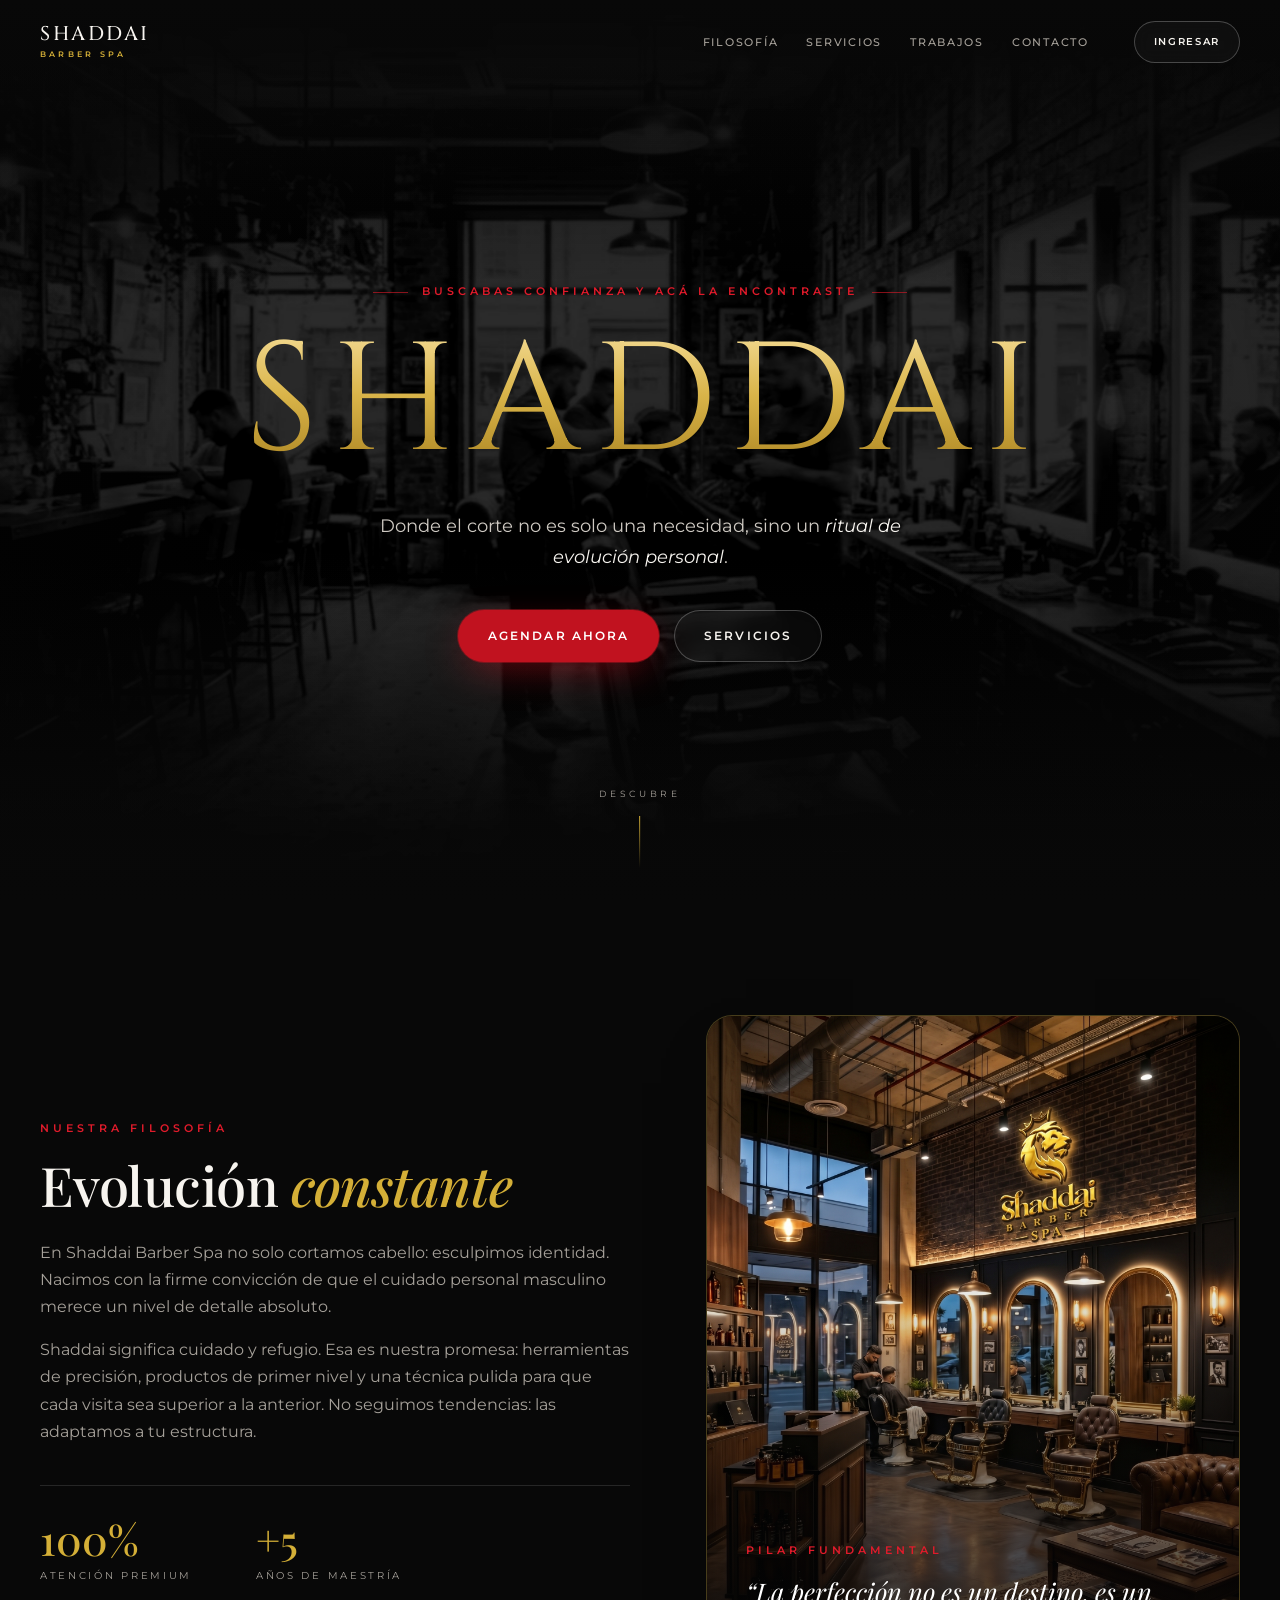
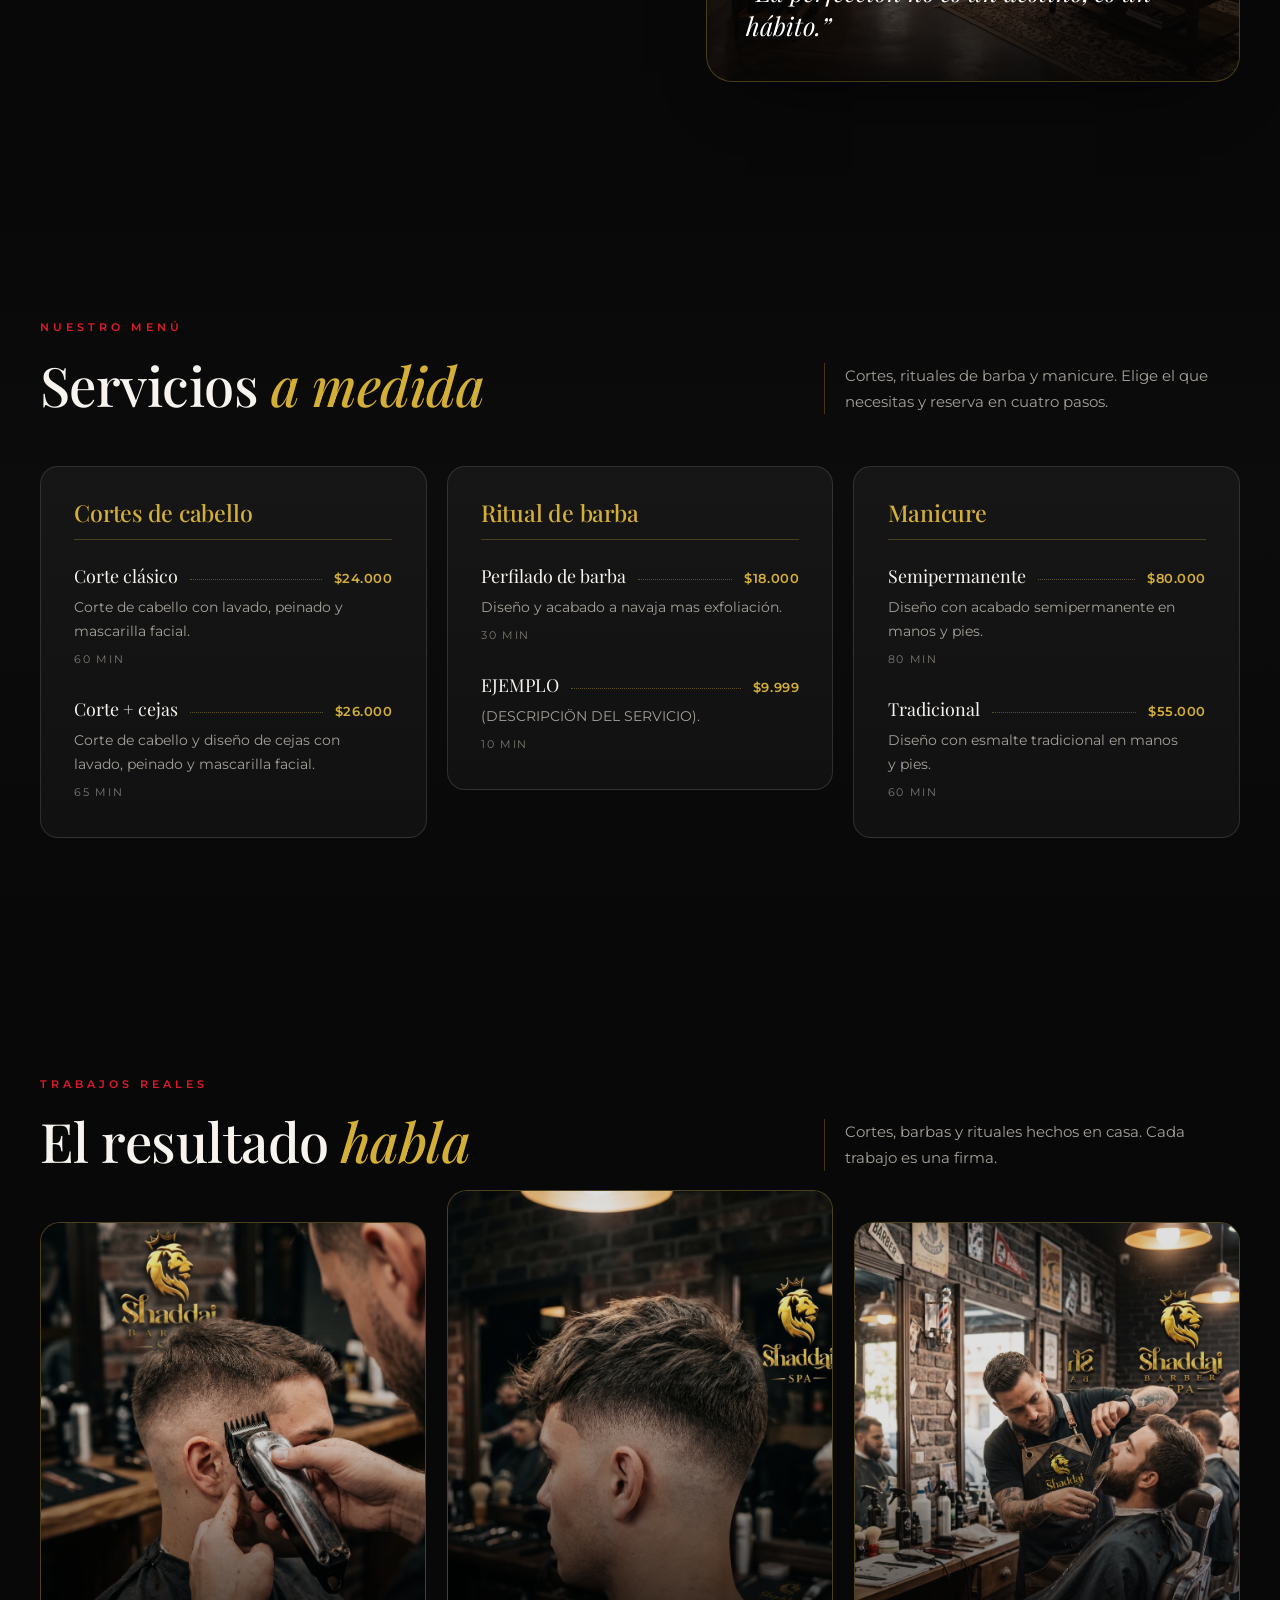
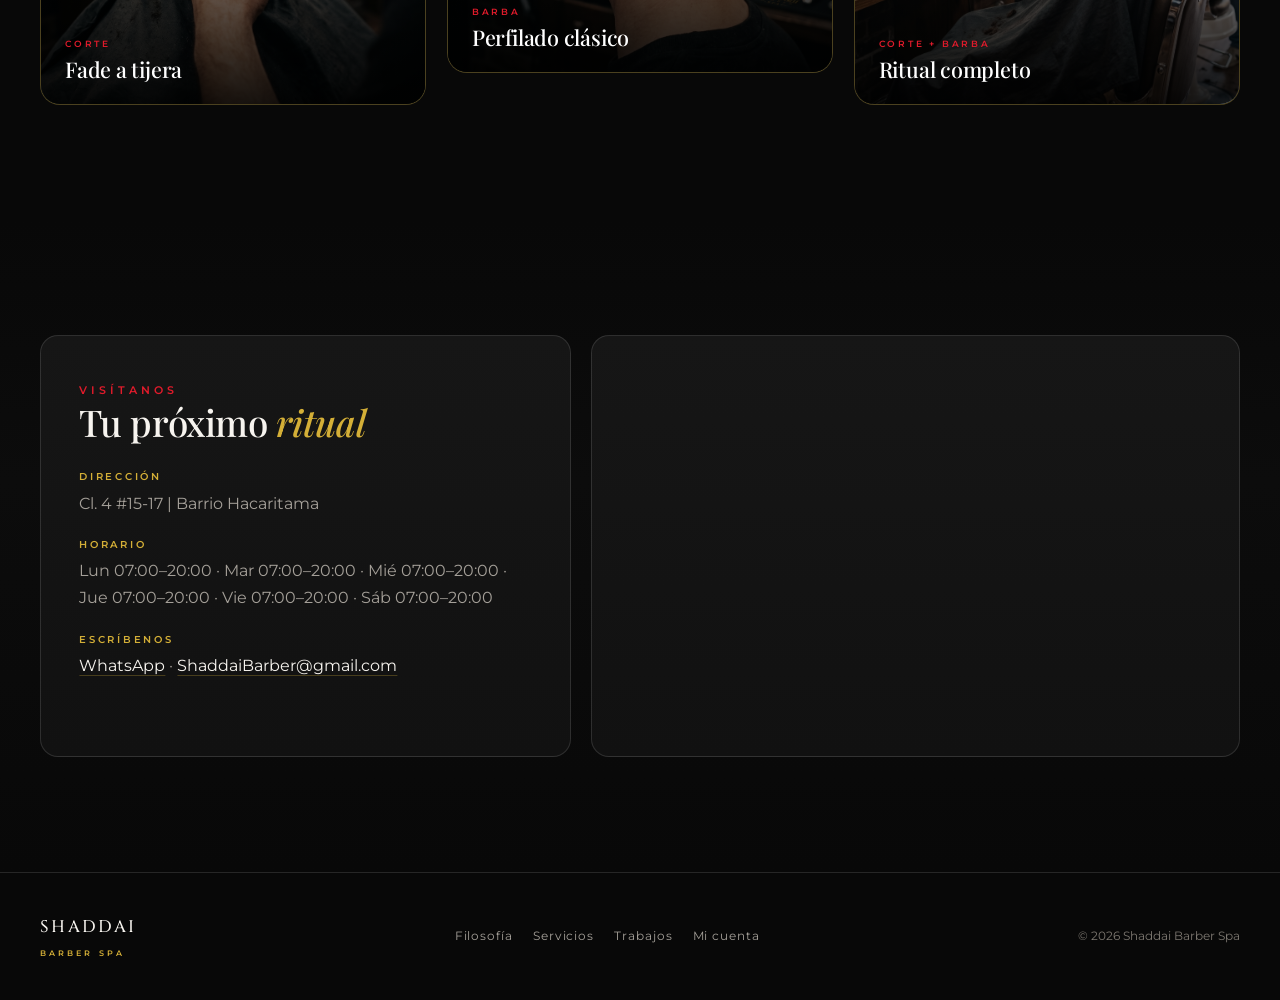
<file: index.html>
<!DOCTYPE html>
<html lang="es">
<head>
  <meta charset="UTF-8">
  <meta name="viewport" content="width=device-width, initial-scale=1">
  <meta name="theme-color" content="#080808">
  <title>Shaddai Barber Spa</title>
  <meta name="description" content="Barbería y spa para hombres en Villavicencio. Cortes, rituales de barba y cuidado facial en un espacio pensado para tu evolución.">
  <meta property="og:title" content="Shaddai Barber Spa">
  <meta property="og:description" content="Donde el corte no es solo una necesidad, sino un ritual de evolución personal.">
  <meta property="og:image" content="assets/img/og.jpg">
  <meta property="og:type" content="website">
  <link rel="preconnect" href="https://fonts.googleapis.com">
  <link rel="preconnect" href="https://fonts.gstatic.com" crossorigin>
  <link href="https://fonts.googleapis.com/css2?family=Cinzel:wght@400;500;600;700&family=Montserrat:wght@400;500;600&family=Playfair+Display:ital,wght@0,400;0,500;1,400;1,500&display=swap" rel="stylesheet">
  <link rel="preload" as="image" href="assets/img/BARBER.jpeg" fetchpriority="high">
  <link rel="stylesheet" href="css/variables.css">
  <link rel="stylesheet" href="css/base.css">
  <link rel="stylesheet" href="css/components.css">
  <link rel="stylesheet" href="css/home.css">
</head>
<body>
  <span class="sentinel" data-sentinel aria-hidden="true"></span>

  <header class="site-header" data-header>
    <div class="wrap header-row">
      <a class="wordmark" href="index.html" aria-label="Shaddai Barber Spa, inicio">SHADDAI<small>Barber Spa</small></a>
      <nav class="nav" id="nav" aria-label="Principal">
        <a href="#filosofia">Filosofía</a>
        <a href="#servicios">Servicios</a>
        <a href="#trabajos">Trabajos</a>
        <a href="#contacto">Contacto</a>
      </nav>
      <div class="auth-area" id="auth-area"></div>
      <button class="nav-toggle" type="button" aria-expanded="false" aria-controls="nav" aria-label="Abrir menú"><span></span></button>
    </div>
  </header>

  <main id="inicio">
    <section class="hero" aria-label="Presentación">
      <picture class="hero-bg">
        <img src="assets/img/BARBER.jpeg" alt="" width="1376" height="768" fetchpriority="high" decoding="async">
      </picture>

      <div class="hero-inner">
        <p class="eyebrow eyebrow-red eyebrow-rule" data-hero>Buscabas confianza y acá la encontraste</p>
        <h1 class="hero-title" data-hero>SHADDAI</h1>
        <p class="hero-sub" data-hero>Donde el corte no es solo una necesidad, sino un <em>ritual de evolución personal</em>.</p>
        <div class="hero-ctas" data-hero>
          <a class="btn btn-red" href="cuenta.html?next=agenda.html%23reservar" data-book>Agendar ahora</a>
          <a class="btn btn-outline" href="#servicios">Servicios</a>
        </div>
      </div>

      <a class="scroll-cue" href="#filosofia"><span>Descubre</span><i aria-hidden="true"></i></a>
    </section>

    <section class="section" id="filosofia">
      <div class="wrap split">
        <div class="split-copy" data-reveal>
          <p class="eyebrow eyebrow-red">Nuestra filosofía</p>
          <h2>Evolución <em>constante</em></h2>
          <p>En Shaddai Barber Spa no solo cortamos cabello: esculpimos identidad. Nacimos con la firme convicción de que el cuidado personal masculino merece un nivel de detalle absoluto.</p>
          <p>Shaddai significa cuidado y refugio. Esa es nuestra promesa: herramientas de precisión, productos de primer nivel y una técnica pulida para que cada visita sea superior a la anterior. No seguimos tendencias: las adaptamos a tu estructura.</p>
          <div class="stats">
            <div><strong>100%</strong><span>Atención premium</span></div>
            <div><strong>+5</strong><span>Años de maestría</span></div>
          </div>
        </div>
        <figure class="split-media" data-reveal>
          <img src="assets\img\SHADDAILOCAL.jpg" alt="Detalle de un perfilado de barba en Shaddai Barber Spa" width="1200" height="1500" loading="lazy" decoding="async">
          <figcaption>
            <span class="eyebrow eyebrow-red">Pilar fundamental</span>
            <blockquote>“La perfección no es un destino, es un hábito.”</blockquote>
          </figcaption>
        </figure>
      </div>
    </section>

    <section class="section soft" id="servicios">
      <div class="wrap">
        <div class="section-head" data-reveal>
          <div>
            <p class="eyebrow eyebrow-red">Nuestro menú</p>
            <h2>Servicios <em>a medida</em></h2>
          </div>
          <p class="section-note">Cortes, rituales de barba y manicure. Elige el que necesitas y reserva en cuatro pasos.</p>
        </div>
        <div class="menu" id="catalogo"></div>
      </div>
    </section>

    <section class="section" id="trabajos">
      <div class="wrap">
        <div class="section-head" data-reveal>
          <div>
            <p class="eyebrow eyebrow-red">Trabajos reales</p>
            <h2>El resultado <em>habla</em></h2>
          </div>
          <p class="section-note">Cortes, barbas y rituales hechos en casa. Cada trabajo es una firma.</p>
        </div>
        <div class="gallery-grid" id="galeria"></div>
      </div>
    </section>

    <section class="section soft" id="contacto">
      <div class="wrap contact-grid">
        <div class="contact-card" data-reveal>
          <p class="eyebrow eyebrow-red">Visítanos</p>
          <h2>Tu próximo <em>ritual</em></h2>
          <div class="info" id="contacto-info"></div>
        </div>
        <div class="map" id="mapa" data-reveal></div>
      </div>
    </section>
  </main>

  <footer class="site-footer">
    <div class="wrap footer-row">
      <div class="footer-brand">SHADDAI<small>Barber Spa</small></div>
      <nav class="footer-nav" aria-label="Pie de página">
        <a href="#filosofia">Filosofía</a>
        <a href="#servicios">Servicios</a>
        <a href="#trabajos">Trabajos</a>
        <a href="cuenta.html">Mi cuenta</a>
      </nav>
      <p class="footer-meta">© <span data-year>2026</span> Shaddai Barber Spa</p>
    </div>
  </footer>

  <script src="https://cdn.jsdelivr.net/npm/gsap@3.13.0/dist/gsap.min.js"></script>
  <script src="js/data.js"></script>
  <script src="js/store.js"></script>
  <script src="js/auth.js"></script>
  <script src="js/home.js"></script>
  <script src="js/ui.js"></script>
</body>
</html>
</file>
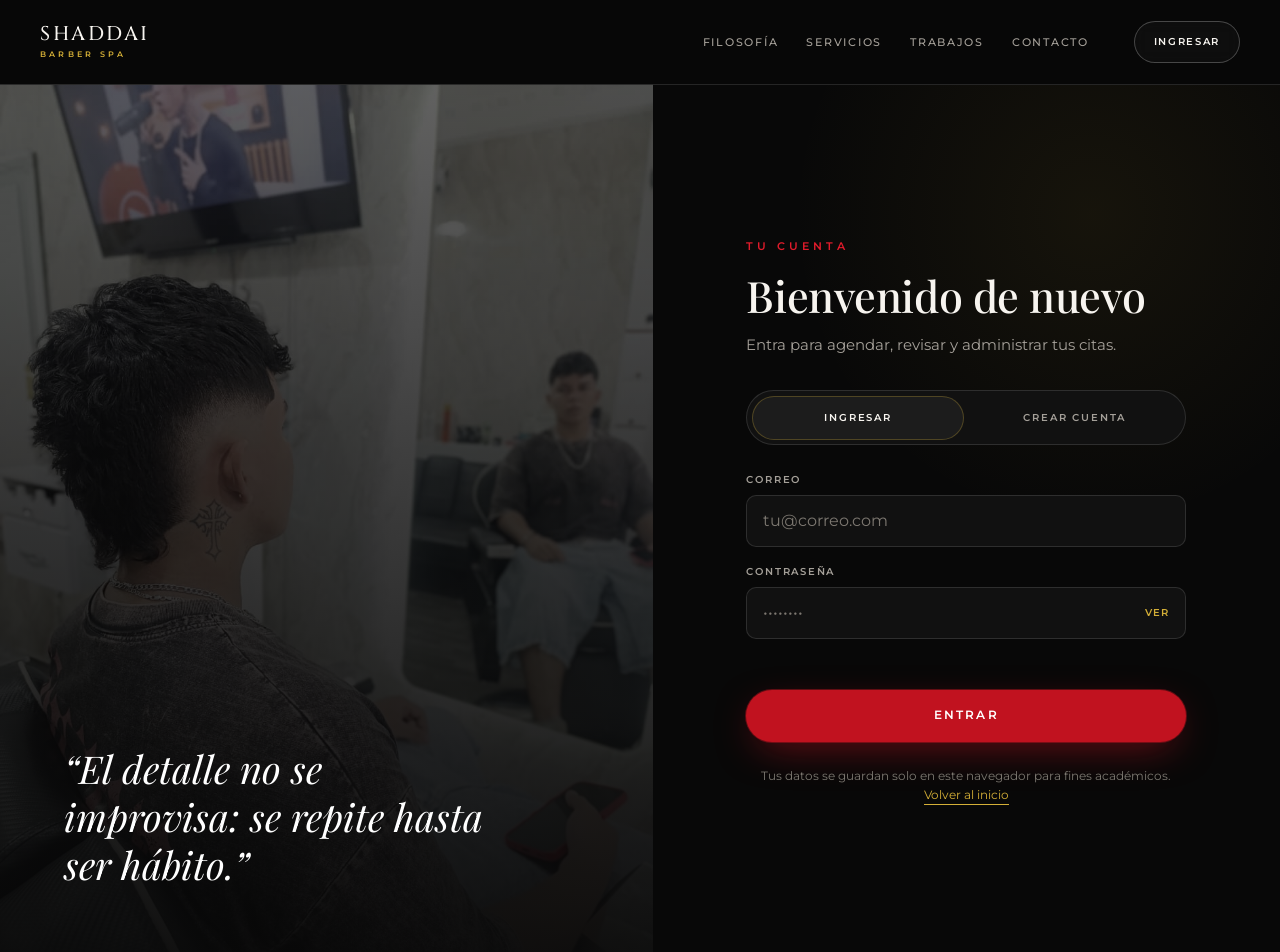
<file: agenda.html>
<!DOCTYPE html>
<html lang="es">
<head>
  <meta charset="UTF-8">
  <meta name="viewport" content="width=device-width, initial-scale=1">
  <meta name="theme-color" content="#080808">
  <title>Mi agenda · Shaddai Barber Spa</title>
  <meta name="description" content="Agenda y administra tus citas en Shaddai Barber Spa.">
  <link rel="preconnect" href="https://fonts.googleapis.com">
  <link rel="preconnect" href="https://fonts.gstatic.com" crossorigin>
  <link href="https://fonts.googleapis.com/css2?family=Cinzel:wght@400;500;600;700&family=Montserrat:wght@400;500;600&family=Playfair+Display:ital,wght@0,400;0,500;1,400;1,500&display=swap" rel="stylesheet">
  <link rel="stylesheet" href="css/variables.css">
  <link rel="stylesheet" href="css/base.css">
  <link rel="stylesheet" href="css/components.css">
  <link rel="stylesheet" href="css/auth.css">
  <link rel="stylesheet" href="css/app.css">
</head>
<body class="page-app">
  <span class="sentinel" data-sentinel aria-hidden="true"></span>

  <header class="site-header is-solid" data-header>
    <div class="wrap header-row">
      <a class="wordmark" href="index.html" aria-label="Shaddai Barber Spa, inicio">SHADDAI<small>Barber Spa</small></a>
      <nav class="nav" id="nav" aria-label="Principal">
        <a href="index.html#filosofia">Filosofía</a>
        <a href="index.html#servicios">Servicios</a>
        <a href="index.html#trabajos">Trabajos</a>
        <a href="index.html#contacto">Contacto</a>
      </nav>
      <div class="auth-area" id="auth-area"></div>
      <button class="nav-toggle" type="button" aria-expanded="false" aria-controls="nav" aria-label="Abrir menú"><span></span></button>
    </div>
  </header>

  <main class="app-main">
    <div class="wrap">
      <div class="app-head">
        <div>
          <p class="eyebrow eyebrow-red">Mi agenda</p>
          <h1>Hola, <span id="user-name">…</span></h1>
        </div>
        <a class="btn btn-outline btn-sm" href="index.html">Volver al inicio</a>
      </div>

      <div class="legacy-banner" id="legacy-banner" hidden>
        <p>Tienes citas guardadas de la versión anterior de la web.</p>
        <button class="btn btn-ghost btn-sm" type="button" data-import-legacy>Importarlas a mi cuenta</button>
      </div>

      <div class="app-grid">
        <section class="panel" id="reservar">
          <h2 class="panel-title">Agendar una cita<small>Servicio · profesional · fecha · confirmación</small></h2>
          <div id="reserva"></div>
        </section>

        <aside class="panel side">
          <h2 class="panel-title">Mis citas<small id="citas-count">Sin citas próximas</small></h2>
          <div id="citas" class="citas"></div>
        </aside>
      </div>
    </div>
  </main>

  <script src="js/data.js"></script>
  <script src="js/store.js"></script>
  <script src="js/auth.js"></script>
  <script src="js/booking.js"></script>
  <script src="js/agenda.js"></script>
  <script src="js/ui.js"></script>
</body>
</html>
</file>
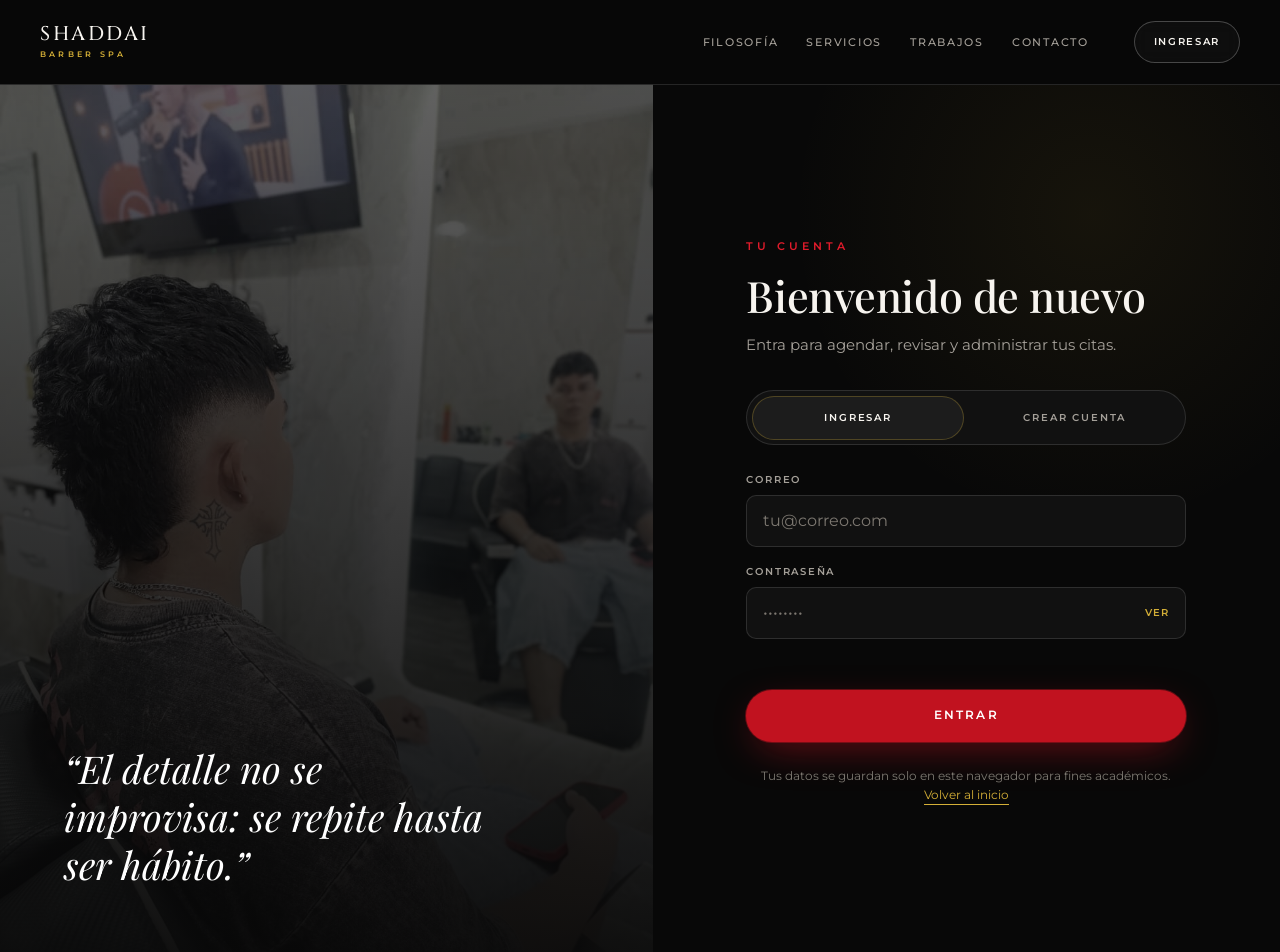
<file: cuenta.html>
<!DOCTYPE html>
<html lang="es">
<head>
  <meta charset="UTF-8">
  <meta name="viewport" content="width=device-width, initial-scale=1">
  <meta name="theme-color" content="#080808">
  <title>Mi cuenta · Shaddai Barber Spa</title>
  <meta name="description" content="Crea tu cuenta en Shaddai Barber Spa para agendar y administrar tus citas.">
  <link rel="preconnect" href="https://fonts.googleapis.com">
  <link rel="preconnect" href="https://fonts.gstatic.com" crossorigin>
  <link href="https://fonts.googleapis.com/css2?family=Cinzel:wght@400;500;600;700&family=Montserrat:wght@400;500;600&family=Playfair+Display:ital,wght@0,400;0,500;1,400;1,500&display=swap" rel="stylesheet">
  <link rel="stylesheet" href="css/variables.css">
  <link rel="stylesheet" href="css/base.css">
  <link rel="stylesheet" href="css/components.css">
  <link rel="stylesheet" href="css/auth.css">
</head>
<body class="page-auth">
  <span class="sentinel" data-sentinel aria-hidden="true"></span>

  <header class="site-header is-solid" data-header>
    <div class="wrap header-row">
      <a class="wordmark" href="index.html" aria-label="Shaddai Barber Spa, inicio">SHADDAI<small>Barber Spa</small></a>
      <nav class="nav" id="nav" aria-label="Principal">
        <a href="index.html#filosofia">Filosofía</a>
        <a href="index.html#servicios">Servicios</a>
        <a href="index.html#trabajos">Trabajos</a>
        <a href="index.html#contacto">Contacto</a>
      </nav>
      <div class="auth-area" id="auth-area"></div>
      <button class="nav-toggle" type="button" aria-expanded="false" aria-controls="nav" aria-label="Abrir menú"><span></span></button>
    </div>
  </header>

  <main class="auth-main">
    <figure class="auth-media">
      <img src="assets\img\PATACON.jpeg" alt="" width="1200" height="1500" decoding="async">
      <figcaption class="auth-media-copy">
        <p class="auth-quote">“El detalle no se improvisa: se repite hasta ser hábito.”</p>
      </figcaption>
    </figure>

    <section class="auth-panel">
      <div class="auth-card">
        <p class="eyebrow eyebrow-red">Tu cuenta</p>
        <h1 id="auth-title">Bienvenido de nuevo</h1>
        <p class="auth-intro" id="auth-intro">Entra para agendar, revisar y administrar tus citas.</p>

        <div id="auth-session" class="session-panel" hidden></div>

        <div id="auth-forms">
          <div class="tabs" role="tablist" aria-label="Acceso a la cuenta">
            <button type="button" role="tab" id="tab-login" aria-controls="form-login" aria-selected="true" data-tab="login">Ingresar</button>
            <button type="button" role="tab" id="tab-register" aria-controls="form-register" aria-selected="false" data-tab="register">Crear cuenta</button>
          </div>

          <form id="form-login" class="auth-form" role="tabpanel" aria-labelledby="tab-login" novalidate>
            <div class="field">
              <label for="login-email">Correo</label>
              <input id="login-email" name="email" type="email" autocomplete="email" placeholder="tu@correo.com" required>
            </div>
            <div class="field">
              <label for="login-pass">Contraseña</label>
              <div class="pass-wrap">
                <input id="login-pass" name="password" type="password" autocomplete="current-password" placeholder="••••••••" required>
                <button class="pass-toggle" type="button" data-toggle-pass aria-label="Mostrar contraseña">Ver</button>
              </div>
            </div>
            <p class="form-msg" role="alert" aria-live="polite"></p>
            <button class="btn btn-red btn-block" type="submit">Entrar</button>
          </form>

          <form id="form-register" class="auth-form" role="tabpanel" aria-labelledby="tab-register" novalidate hidden>
            <div class="field">
              <label for="reg-nombre">Nombre completo</label>
              <input id="reg-nombre" name="nombre" type="text" autocomplete="name" placeholder="Tu nombre" required>
            </div>
            <div class="field">
              <label for="reg-email">Correo</label>
              <input id="reg-email" name="email" type="email" autocomplete="email" placeholder="tu@correo.com" required>
            </div>
            <div class="field">
              <label for="reg-tel">Teléfono</label>
              <input id="reg-tel" name="telefono" type="tel" autocomplete="tel" placeholder="300 000 0000" required>
            </div>
            <div class="field">
              <label for="reg-pass">Contraseña</label>
              <div class="pass-wrap">
                <input id="reg-pass" name="password" type="password" autocomplete="new-password" placeholder="Mínimo 8 caracteres" required>
                <button class="pass-toggle" type="button" data-toggle-pass aria-label="Mostrar contraseña">Ver</button>
              </div>
            </div>
            <p class="form-msg" role="alert" aria-live="polite"></p>
            <button class="btn btn-red btn-block" type="submit">Crear mi cuenta</button>
          </form>

          <p class="auth-foot">Tus datos se guardan solo en este navegador para fines académicos. <a class="link" href="index.html">Volver al inicio</a></p>
        </div>
      </div>
    </section>
  </main>

  <script src="js/data.js"></script>
  <script src="js/store.js"></script>
  <script src="js/auth.js"></script>
  <script src="js/cuenta.js"></script>
  <script src="js/ui.js"></script>
</body>
</html>
</file>
<file: css/variables.css>
:root {
  /* ===== Paleta oscura ===== */
  --bg: #080808;
  --bg-soft: #0d0d0d;
  --surface: #111111;
  --surface-2: #161616;
  --surface-3: #1c1c1c;
  --text: #ede9e3;
  --text-strong: #f7f4ef;
  --muted: #a5a099;
  --muted-2: #7d7871;
  --gold: #d4af37;
  --gold-soft: #c9a227;
  --red: #c1121f;
  --red-bright: #e01b2b;
  --line: rgb(255 255 255 / .12);
  --line-gold: rgb(212 175 55 / .28);

  /* ===== Tipografía ===== */
  --font-display: "Playfair Display", Georgia, serif;
  --font-brand: "Cinzel", "Times New Roman", serif;
  --font-body: "Montserrat", system-ui, sans-serif;

  /* ===== Formas y movimiento ===== */
  --radius: 18px;
  --radius-sm: 10px;
  --shadow-card: 0 28px 70px -40px rgb(0 0 0 / .95);
  --shadow-red: 0 0 0 1px rgb(193 18 31 / .45), 0 12px 40px -12px rgb(193 18 31 / .7);
  --ease: cubic-bezier(.22, 1, .36, 1);
  --wrap: min(1200px, 100% - 2.5rem);
  --header-h: 84px;
}
</file>
<file: css/base.css>
*, *::before, *::after { box-sizing: border-box; }
html {
  scroll-behavior: smooth;
  scroll-padding-top: calc(var(--header-h) + 1.5rem);
  scrollbar-color: var(--gold) var(--bg);
  background: var(--bg);
}
body {
  margin: 0;
  background: var(--bg);
  color: var(--muted);
  font: 400 1rem/1.7 var(--font-body);
  -webkit-font-smoothing: antialiased;
  -moz-osx-font-smoothing: grayscale;
  overflow-x: hidden;
}
h1, h2, h3 {
  margin: 0;
  font-family: var(--font-display);
  font-weight: 500;
  line-height: 1.08;
  letter-spacing: -0.01em;
  color: var(--text-strong);
  text-wrap: balance;
}
h2 { font-size: clamp(2rem, 4.6vw, 3.4rem); }
h1 em, h2 em { font-style: italic; color: var(--gold); }
p { margin: 0; text-wrap: pretty; }
a { color: inherit; text-decoration: none; }
ul, ol { list-style: none; margin: 0; padding: 0; }
button, input, select, textarea { font: inherit; color: inherit; }
img, svg { display: block; max-width: 100%; }
img { height: auto; }
svg use { pointer-events: none; }
::selection { background: var(--gold); color: #0a0a0a; }
:focus-visible { outline: 2px solid var(--gold); outline-offset: 3px; border-radius: 4px; }
.wrap { width: var(--wrap); margin-inline: auto; }
.sentinel { position: absolute; top: 0; width: 1px; height: 1px; }
[hidden] { display: none !important; }

/* ===== Botones ===== */
.btn {
  display: inline-flex;
  align-items: center;
  justify-content: center;
  gap: .6rem;
  min-height: 52px;
  padding: 0 1.9rem;
  border: 0;
  border-radius: 999px;
  font-size: .72rem;
  font-weight: 600;
  letter-spacing: .18em;
  text-transform: uppercase;
  white-space: nowrap;
  cursor: pointer;
  transition: transform .35s var(--ease), background-color .35s var(--ease), box-shadow .35s var(--ease), color .35s var(--ease);
}
.btn:active { transform: scale(.97); }
.btn:disabled { opacity: .4; cursor: not-allowed; transform: none; }
.btn-red { background: var(--red); color: #fff; box-shadow: var(--shadow-red); }
.btn-red:hover:not(:disabled) {
  background: var(--red-bright);
  box-shadow: 0 0 0 1px rgb(224 27 43 / .6), 0 16px 48px -10px rgb(224 27 43 / .8);
  transform: translateY(-1px);
}
.btn-outline {
  background: rgb(255 255 255 / .03);
  color: var(--text-strong);
  box-shadow: inset 0 0 0 1px rgb(255 255 255 / .24);
  backdrop-filter: blur(8px);
}
.btn-outline:hover { color: var(--gold); box-shadow: inset 0 0 0 1px var(--gold); }
.btn-ghost { background: transparent; color: var(--gold); box-shadow: inset 0 0 0 1px var(--line-gold); }
.btn-ghost:hover { background: rgb(212 175 55 / .08); color: var(--text-strong); }
.btn-sm { min-height: 42px; padding: 0 1.25rem; font-size: .65rem; letter-spacing: .16em; }
.btn-block { width: 100%; }

/* ===== Enlaces ===== */
.link {
  color: var(--gold);
  background: linear-gradient(currentColor, currentColor) 0 100% / 100% 1px no-repeat;
  padding-bottom: 3px;
  transition: color .3s var(--ease);
}
.link:hover { color: var(--text-strong); }

/* ===== Etiquetas ===== */
.eyebrow {
  display: inline-flex;
  align-items: center;
  gap: .9rem;
  font-size: .66rem;
  font-weight: 600;
  letter-spacing: .38em;
  text-transform: uppercase;
  color: var(--gold);
}
.eyebrow-red { color: var(--red-bright); }
.eyebrow-rule::before, .eyebrow-rule::after {
  content: "";
  width: 2.2rem;
  height: 1px;
  background: currentColor;
  opacity: .6;
}

/* ===== Aparición al hacer scroll ===== */
.js [data-reveal] {
  opacity: 0;
  transform: translateY(24px);
  transition: opacity .9s var(--ease), transform .9s var(--ease);
}
.js [data-reveal].is-in { opacity: 1; transform: none; }

@media (prefers-reduced-motion: reduce) {
  html { scroll-behavior: auto; }
  .js [data-reveal] { opacity: 1; transform: none; transition: none; }
  *, *::before, *::after {
    animation-duration: .01ms !important;
    animation-iteration-count: 1 !important;
    transition-duration: .01ms !important;
  }
}
</file>
<file: css/components.css>
/* ===== Cabecera fija ===== */
.site-header {
  position: fixed;
  inset: 0 0 auto;
  z-index: 60;
  border-bottom: 1px solid transparent;
  transition: background-color .4s var(--ease), border-color .4s var(--ease), backdrop-filter .4s var(--ease);
}
.site-header.is-solid,
.site-header.is-scrolled {
  background: rgb(8 8 8 / .84);
  backdrop-filter: blur(18px) saturate(140%);
  border-bottom-color: var(--line);
}
.header-row {
  display: flex;
  align-items: center;
  gap: 1.25rem;
  min-height: var(--header-h);
}
.wordmark {
  display: inline-flex;
  flex-direction: column;
  gap: .38rem;
  font-family: var(--font-brand);
  font-weight: 500;
  font-size: clamp(1.02rem, 1.7vw, 1.24rem);
  letter-spacing: .13em;
  line-height: 1;
  color: var(--text-strong);
}
.wordmark small {
  font-family: var(--font-body);
  font-size: .48rem;
  font-weight: 600;
  letter-spacing: .42em;
  text-transform: uppercase;
  color: var(--gold);
}

/* ===== Navegación ===== */
.nav { display: flex; align-items: center; gap: .15rem; margin-left: auto; }
.nav a {
  display: inline-flex;
  align-items: center;
  min-height: 44px;
  padding: 0 .8rem;
  font-size: .68rem;
  font-weight: 500;
  letter-spacing: .16em;
  text-transform: uppercase;
  color: var(--muted);
  transition: color .25s var(--ease);
}
.nav a:hover { color: var(--gold); }
.auth-area { display: flex; align-items: center; gap: .5rem; margin-left: .75rem; }

.nav-toggle {
  display: none;
  position: relative;
  width: 44px;
  height: 44px;
  margin-left: .25rem;
  border: 0;
  background: none;
  cursor: pointer;
}
.nav-toggle span,
.nav-toggle span::before {
  content: "";
  position: absolute;
  left: 50%;
  width: 22px;
  height: 1.5px;
  background: var(--text-strong);
  transform: translateX(-50%);
  transition: transform .3s var(--ease), top .3s var(--ease);
}
.nav-toggle span { top: 21px; }
.nav-toggle span::before { left: 0; top: -7px; transform: none; }
.nav-toggle[aria-expanded="true"] span { transform: translateX(-50%) rotate(45deg); }
.nav-toggle[aria-expanded="true"] span::before { top: 0; transform: rotate(-90deg); }

/* ===== Menú de usuario ===== */
.user-menu { position: relative; }
.user-menu summary {
  display: inline-flex;
  align-items: center;
  gap: .55rem;
  min-height: 42px;
  padding: 0 1rem;
  border-radius: 999px;
  box-shadow: inset 0 0 0 1px var(--line-gold);
  font-size: .68rem;
  font-weight: 600;
  letter-spacing: .14em;
  text-transform: uppercase;
  color: var(--text-strong);
  cursor: pointer;
  list-style: none;
}
.user-menu summary::-webkit-details-marker { display: none; }
.user-dot {
  width: 6px;
  height: 6px;
  border-radius: 50%;
  background: var(--gold);
  box-shadow: 0 0 10px var(--gold);
}
.user-name {
  max-width: 9rem;
  overflow: hidden;
  text-overflow: ellipsis;
  white-space: nowrap;
}
.chev {
  width: 6px;
  height: 6px;
  margin-left: .15rem;
  border-right: 1px solid currentColor;
  border-bottom: 1px solid currentColor;
  transform: rotate(45deg) translateY(-2px);
  transition: transform .2s var(--ease);
}
.user-menu[open] .chev { transform: rotate(225deg) translateY(-2px); }
.user-panel {
  position: absolute;
  right: 0;
  top: calc(100% + .6rem);
  min-width: 210px;
  display: grid;
  padding: .45rem;
  border: 1px solid var(--line);
  border-radius: 14px;
  background: var(--surface-2);
  box-shadow: 0 24px 60px -20px #000;
}
.user-panel a,
.user-panel button {
  display: flex;
  align-items: center;
  min-height: 42px;
  padding: 0 .8rem;
  border: 0;
  border-radius: 9px;
  background: transparent;
  color: var(--muted);
  text-align: left;
  font-size: .85rem;
  cursor: pointer;
}
.user-panel a:hover,
.user-panel button:hover { background: var(--surface-3); color: var(--text-strong); }

/* ===== Footer ===== */
.site-footer { border-top: 1px solid var(--line); padding-block: 2.5rem; }
.footer-row {
  display: flex;
  align-items: center;
  justify-content: space-between;
  gap: 1.5rem;
  flex-wrap: wrap;
}
.footer-brand {
  font-family: var(--font-brand);
  font-weight: 500;
  font-size: 1.05rem;
  letter-spacing: .14em;
  color: var(--text-strong);
}
.footer-brand small {
  display: block;
  margin-top: .3rem;
  font-family: var(--font-body);
  font-size: .48rem;
  font-weight: 600;
  letter-spacing: .4em;
  text-transform: uppercase;
  color: var(--gold);
}
.footer-nav { display: flex; gap: 1.25rem; font-size: .72rem; letter-spacing: .08em; }
.footer-nav a:hover { color: var(--gold); }
.footer-meta { font-size: .72rem; color: var(--muted-2); }

/* ===== Responsive ===== */
@media (max-width: 900px) {
  :root { --header-h: 72px; }
  .menu-open .site-header { background: rgb(8 8 8 / .97); }
  .nav {
    position: absolute;
    inset: 100% 0 auto;
    max-height: calc(100svh - var(--header-h));
    overflow-y: auto;
    flex-direction: column;
    align-items: stretch;
    gap: 0;
    margin: 0;
    padding: .75rem 1.25rem 1.5rem;
    background: rgb(8 8 8 / .97);
    backdrop-filter: blur(18px);
    border-bottom: 1px solid var(--line);
    opacity: 0;
    visibility: hidden;
    transform: translateY(-8px);
    transition: opacity .3s var(--ease), transform .3s var(--ease), visibility .3s;
  }
  .nav.is-open { opacity: 1; visibility: visible; transform: none; }
  .nav a { min-height: 52px; font-size: .78rem; border-bottom: 1px solid var(--line); }
  .nav a:last-child { border-bottom: 0; }
  .nav-toggle { display: block; }
  .auth-area { margin-left: auto; }
  .menu-open { overflow: hidden; }
}
@media (max-width: 420px) {
  .auth-area .btn { padding: 0 .9rem; letter-spacing: .1em; }
}
@media (max-width: 380px) {
  .header-row { gap: .5rem; }
  .wordmark { font-size: .92rem; letter-spacing: .1em; }
  .auth-area .btn,
  .user-menu summary { padding: 0 .75rem; font-size: .6rem; letter-spacing: .1em; }
  .nav-toggle { margin-left: 0; }
}
</file>
<file: css/home.css>
/* ===== Hero ===== */
.hero {
  position: relative;
  display: grid;
  grid-template-columns: minmax(0, 1fr);
  place-items: center;
  min-height: 100svh;
  padding: calc(var(--header-h) + 3rem) 1.25rem 6rem;
  overflow: hidden;
  text-align: center;
}
.hero-bg { position: absolute; inset: 0; margin: 0; }
.hero-bg img {
  width: 100%;
  height: 100%;
  object-fit: cover;
  object-position: center 40%;
  filter: grayscale(.3) brightness(.62) contrast(1.05);
}
.hero::before {
  content: "";
  position: absolute;
  inset: 0;
  z-index: 1;
  pointer-events: none;
  background:
    /* viñeta suave para integrar los bordes laterales */
    radial-gradient(ellipse 82% 70% at 50% 46%, rgb(8 8 8 / 0) 34%, rgb(8 8 8 / .3) 74%, rgb(8 8 8 / .55) 100%),
    /* fundido negro superior */
    linear-gradient(180deg,
      var(--bg) 0%,
      rgb(8 8 8 / .92) 6%,
      rgb(8 8 8 / .62) 13%,
      rgb(8 8 8 / .28) 22%,
      rgb(8 8 8 / 0) 34%),
    /* fundido negro inferior */
    linear-gradient(0deg,
      var(--bg) 0%,
      rgb(8 8 8 / .94) 7%,
      rgb(8 8 8 / .66) 15%,
      rgb(8 8 8 / .32) 25%,
      rgb(8 8 8 / 0) 38%);
}
.hero-inner { position: relative; z-index: 2; width: 100%; max-width: min(60rem, 100%); }
.hero-title {
  margin-top: 1.4rem;
  font-family: var(--font-brand);
  font-weight: 400;
  font-size: clamp(3rem, 15vw, 9.6rem);
  line-height: 1.04;
  letter-spacing: .09em;
  padding-left: .09em;
  background: linear-gradient(180deg, #f6de9a 0%, #d9b449 45%, #a57e1d 100%);
  -webkit-background-clip: text;
  background-clip: text;
  color: transparent;
  filter: drop-shadow(0 18px 40px rgb(0 0 0 / .55));
}
.hero-sub {
  max-width: 38rem;
  margin: 1.75rem auto 0;
  font-size: clamp(.95rem, 1.4vw, 1.15rem);
  color: #cfcac3;
}
.hero-sub em { color: var(--text-strong); font-style: italic; }
.hero-ctas {
  display: flex;
  flex-wrap: wrap;
  justify-content: center;
  gap: .9rem;
  margin-top: 2.4rem;
}
.scroll-cue {
  position: absolute;
  left: 50%;
  bottom: 2rem;
  z-index: 2;
  display: flex;
  flex-direction: column;
  align-items: center;
  gap: .9rem;
  transform: translateX(-50%);
  font-size: .58rem;
  letter-spacing: .4em;
  text-transform: uppercase;
  color: var(--muted);
  transition: color .3s var(--ease);
}
.scroll-cue i {
  display: block;
  width: 1px;
  height: 52px;
  background: linear-gradient(to bottom, var(--gold), transparent);
  transform-origin: top;
  animation: cue 2.6s var(--ease) infinite;
}
.scroll-cue:hover { color: var(--gold); }
@keyframes cue {
  0%, 100% { transform: scaleY(.35); opacity: .4; }
  50% { transform: scaleY(1); opacity: 1; }
}

/* ===== Secciones ===== */
.section { padding-block: clamp(4.5rem, 9vw, 8rem); }
.section.soft { background: linear-gradient(180deg, var(--bg) 0%, #0c0c0c 40%, var(--bg) 100%); }
.section-head {
  display: grid;
  grid-template-columns: minmax(0, 1fr) minmax(0, .8fr);
  gap: 2rem;
  align-items: end;
  margin-bottom: clamp(2rem, 4vw, 3.5rem);
}
.section-head h2 { margin-top: 1rem; }
.section-note {
  max-width: 26rem;
  justify-self: end;
  padding-left: 1.25rem;
  border-left: 1px solid var(--line-gold);
  font-size: .95rem;
}

/* ===== Filosofía ===== */
.split {
  display: grid;
  grid-template-columns: 1.05fr .95fr;
  gap: clamp(2rem, 6vw, 5.5rem);
  align-items: center;
}
.split-copy h2 { margin: 1rem 0 1.5rem; }
.split-copy p + p { margin-top: 1rem; }
.stats {
  display: flex;
  gap: clamp(2rem, 5vw, 4rem);
  margin-top: 2.5rem;
  padding-top: 2rem;
  border-top: 1px solid var(--line);
}
.stats strong {
  display: block;
  font-family: var(--font-display);
  font-size: clamp(1.9rem, 3.4vw, 2.6rem);
  font-weight: 500;
  line-height: 1;
  color: var(--gold);
}
.stats span {
  display: block;
  margin-top: .55rem;
  font-size: .6rem;
  letter-spacing: .28em;
  text-transform: uppercase;
  color: var(--muted);
}
.split-media {
  position: relative;
  margin: 0;
  aspect-ratio: 4 / 5;
  overflow: hidden;
  border: 1px solid var(--line-gold);
  border-radius: 26px;
  background: var(--surface);
  box-shadow: var(--shadow-card);
}
.split-media img { width: 100%; height: 100%; object-fit: cover; }
.split-media::after {
  content: "";
  position: absolute;
  inset: 0;
  background: linear-gradient(to top, rgb(5 5 5 / .92) 0%, rgb(5 5 5 / .35) 38%, transparent 65%);
}
.split-media figcaption {
  position: absolute;
  inset: auto 0 0;
  z-index: 2;
  padding: clamp(1.5rem, 3vw, 2.4rem);
}
.split-media blockquote {
  margin: .7rem 0 0;
  font-family: var(--font-display);
  font-style: italic;
  font-size: clamp(1.15rem, 2vw, 1.6rem);
  line-height: 1.35;
  color: #fff;
}

/* ===== Servicios ===== */
.menu {
  display: grid;
  grid-template-columns: repeat(auto-fit, minmax(min(100%, 320px), 1fr));
  gap: 1.25rem;
  align-items: start;
}
.menu-card {
  padding: clamp(1.5rem, 2.6vw, 2.1rem);
  border: 1px solid var(--line);
  border-radius: var(--radius);
  background: linear-gradient(180deg, var(--surface-2), var(--surface));
  transition: border-color .35s var(--ease), transform .35s var(--ease);
}
.menu-card:hover { border-color: var(--line-gold); transform: translateY(-2px); }
.menu-card h3 {
  margin-bottom: 1.3rem;
  padding-bottom: .9rem;
  border-bottom: 1px solid var(--line-gold);
  font-size: 1.45rem;
  color: var(--gold);
}
.item + .item { margin-top: 1.4rem; }
.item-row { display: flex; align-items: baseline; gap: .75rem; }
.item-name { font-family: var(--font-display); font-size: 1.12rem; color: var(--text-strong); }
.leader { flex: 1; min-width: 1rem; border-bottom: 1px dotted rgb(212 175 55 / .4); transform: translateY(-3px); }
.price { font-size: .8rem; font-weight: 600; letter-spacing: .04em; color: var(--gold); white-space: nowrap; }
.item p { margin-top: .3rem; font-size: .88rem; }
.item small {
  display: inline-block;
  margin-top: .4rem;
  font-size: .66rem;
  letter-spacing: .16em;
  text-transform: uppercase;
  color: var(--muted-2);
}

/* ===== Galería ===== */
.gallery-grid {
  display: grid;
  grid-template-columns: repeat(3, 1fr);
  gap: clamp(.9rem, 1.6vw, 1.4rem);
}
.work {
  position: relative;
  margin: 0;
  aspect-ratio: 4 / 5;
  overflow: hidden;
  border: 1px solid var(--line-gold);
  border-radius: 20px;
  background: var(--surface-2);
}
.work:nth-child(2) { margin-top: -2rem; }
.work img {
  width: 100%;
  height: 100%;
  object-fit: cover;
  filter: grayscale(.15) brightness(.88);
  transition: transform 1.2s var(--ease), filter .6s var(--ease);
}
.work:hover img { transform: scale(1.05); filter: grayscale(0) brightness(1); }
.work::after {
  content: "";
  position: absolute;
  inset: 0;
  background: linear-gradient(to top, rgb(0 0 0 / .88), transparent 58%);
}
.work-caption {
  position: absolute;
  inset: auto 0 0;
  z-index: 2;
  padding: 1.4rem 1.5rem;
  transition: transform .5s var(--ease);
}
.work:hover .work-caption { transform: translateY(-6px); }
.work-caption span {
  display: block;
  font-size: .58rem;
  font-weight: 600;
  letter-spacing: .3em;
  text-transform: uppercase;
  color: var(--red-bright);
}
.work-caption h3 { margin-top: .4rem; font-size: 1.35rem; color: #fff; }

/* ===== Contacto ===== */
.contact-grid {
  display: grid;
  grid-template-columns: .9fr 1.1fr;
  gap: 1.25rem;
  align-items: stretch;
}
.contact-card {
  padding: clamp(1.6rem, 3vw, 2.4rem);
  border: 1px solid var(--line);
  border-radius: var(--radius);
  background: linear-gradient(180deg, var(--surface-2), var(--surface));
}
.contact-card h2 { font-size: clamp(1.7rem, 3vw, 2.3rem); }
.info { display: grid; gap: 1.25rem; margin-top: 1.75rem; }
.info b {
  display: block;
  margin-bottom: .25rem;
  font-size: .6rem;
  font-weight: 600;
  letter-spacing: .28em;
  text-transform: uppercase;
  color: var(--gold);
}
.info a { color: var(--text-strong); text-decoration: underline; text-decoration-color: var(--line-gold); text-underline-offset: 4px; }
.info a:hover { color: var(--gold); }
.map {
  display: grid;
  place-items: center;
  min-height: 420px;
  overflow: hidden;
  border: 1px solid var(--line);
  border-radius: var(--radius);
  background: linear-gradient(180deg, var(--surface-2), var(--surface));
}
.map iframe {
  display: block;
  width: 100%;
  height: 100%;
  min-height: 420px;
  border: 0;
  filter: invert(92%) hue-rotate(180deg) grayscale(.3) contrast(.9);
}
.map p { max-width: 24rem; padding: 2rem; text-align: center; }
.map code { color: var(--gold); }

/* ===== Responsive ===== */
@media (max-width: 960px) {
  .section-head { grid-template-columns: 1fr; align-items: start; }
  .section-note { justify-self: start; }
  .split { grid-template-columns: 1fr; }
  .split-media { width: 100%; max-width: 520px; justify-self: center; }
  .contact-grid { grid-template-columns: 1fr; }
  .gallery-grid { grid-template-columns: repeat(2, 1fr); }
  .work:nth-child(2) { margin-top: 0; }
  .work:nth-child(3) { grid-column: 1 / -1; aspect-ratio: 16 / 9; }
}
@media (max-width: 620px) {
  .hero { min-height: 92svh; }
  .hero-title { letter-spacing: .02em; }
  .map,
  .map iframe { min-height: 380px; }
  .stats { gap: 2rem; }
  .gallery-grid {
    display: flex;
    gap: 1rem;
    margin-inline: calc(50% - 50vw);
    padding: 0 1.25rem 1rem;
    overflow-x: auto;
    scroll-snap-type: x mandatory;
    scrollbar-width: none;
  }
  .gallery-grid::-webkit-scrollbar { display: none; }
  .work,
  .work:nth-child(3) {
    flex: 0 0 76%;
    grid-column: auto;
    aspect-ratio: 4 / 5;
    scroll-snap-align: center;
  }
}
</file>
<file: css/auth.css>
/* ===== Pantalla de cuenta ===== */
.auth-main {
  display: grid;
  grid-template-columns: 1.02fr .98fr;
  min-height: 100svh;
  padding-top: var(--header-h);
}
.auth-media { position: relative; margin: 0; overflow: hidden; }
.auth-media img {
  width: 100%;
  height: 100%;
  object-fit: cover;
  filter: grayscale(.4) brightness(.5);
}
.auth-media::after {
  content: "";
  position: absolute;
  inset: 0;
  background: linear-gradient(180deg, rgb(8 8 8 / .25), rgb(8 8 8 / .92));
}
.auth-media-copy {
  position: absolute;
  inset: auto 0 0;
  z-index: 2;
  padding: clamp(2rem, 5vw, 4rem);
}
.auth-quote {
  max-width: 20ch;
  margin-top: 1.25rem;
  font-family: var(--font-display);
  font-style: italic;
  font-size: clamp(1.6rem, 3vw, 2.4rem);
  line-height: 1.25;
  color: #fff;
}
.auth-sign {
  margin-top: 1.25rem;
  font-size: .6rem;
  letter-spacing: .28em;
  text-transform: uppercase;
  color: var(--gold);
}
.auth-panel {
  display: grid;
  place-items: center;
  padding: clamp(2rem, 4vw, 3.5rem) clamp(1.5rem, 5vw, 4rem);
  background: radial-gradient(ellipse 80% 60% at 70% 15%, rgb(212 175 55 / .07), transparent 60%);
}
.auth-card { width: min(100%, 440px); animation: authCardIn .75s var(--ease) both; }
.auth-card h1 { margin: .9rem 0 .8rem; font-size: clamp(2rem, 4vw, 2.7rem); }
.auth-intro { font-size: .95rem; }
.auth-media-copy { animation: authCopyIn .85s .12s var(--ease) both; }

/* ===== Animación al cambiar de pestaña ===== */
.auth-form.is-entering { animation: authPanelIn .5s var(--ease) both; }
.auth-form.is-entering .field { animation: authFieldIn .5s var(--ease) both; }
.auth-form.is-entering .field:nth-of-type(1) { animation-delay: .04s; }
.auth-form.is-entering .field:nth-of-type(2) { animation-delay: .09s; }
.auth-form.is-entering .field:nth-of-type(3) { animation-delay: .14s; }
.auth-form.is-entering .field:nth-of-type(4) { animation-delay: .19s; }
.auth-form.is-entering .form-msg { animation: authFieldIn .45s .2s var(--ease) both; }
#auth-title.text-in { animation: authTextIn .55s var(--ease) both; }
#auth-intro.text-in { animation: authTextIn .55s .05s var(--ease) both; }
.session-panel { animation: authPanelIn .5s var(--ease) both; }

@keyframes authCardIn {
  from { opacity: 0; transform: translateY(18px); }
  to { opacity: 1; transform: none; }
}
@keyframes authCopyIn {
  from { opacity: 0; transform: translateY(14px); }
  to { opacity: 1; transform: none; }
}
@keyframes authPanelIn {
  from { opacity: 0; transform: translateY(14px); }
  to { opacity: 1; transform: none; }
}
@keyframes authFieldIn {
  from { opacity: 0; transform: translateY(8px); }
  to { opacity: 1; transform: none; }
}
@keyframes authTextIn {
  from { opacity: 0; transform: translateY(6px); }
  to { opacity: 1; transform: none; }
}

/* ===== Tabs ===== */
.tabs {
  display: flex;
  gap: .3rem;
  margin: 2rem 0 1.6rem;
  padding: .3rem;
  border: 1px solid var(--line);
  border-radius: 999px;
  background: var(--surface);
}
.tabs button {
  flex: 1;
  min-height: 44px;
  border: 0;
  border-radius: 999px;
  background: transparent;
  color: var(--muted);
  font-size: .64rem;
  font-weight: 600;
  letter-spacing: .18em;
  text-transform: uppercase;
  cursor: pointer;
  transition: background-color .25s var(--ease), color .25s var(--ease), box-shadow .25s var(--ease);
}
.tabs button:hover { color: var(--text-strong); }
.tabs button[aria-selected="true"] {
  background: var(--surface-3);
  color: var(--text-strong);
  box-shadow: inset 0 0 0 1px var(--line-gold);
}

/* ===== Campos ===== */
.field { display: grid; gap: .45rem; margin-bottom: 1rem; }
.field label {
  font-size: .62rem;
  font-weight: 600;
  letter-spacing: .18em;
  text-transform: uppercase;
  color: var(--muted);
}
.field input {
  width: 100%;
  min-height: 52px;
  padding: 0 1rem;
  border: 1px solid var(--line);
  border-radius: var(--radius-sm);
  background: var(--surface);
  color: var(--text-strong);
  transition: border-color .25s var(--ease), box-shadow .25s var(--ease);
}
.field input::placeholder { color: var(--muted-2); }
.field input:focus {
  outline: none;
  border-color: var(--gold);
  box-shadow: 0 0 0 3px rgb(212 175 55 / .12);
}
.pass-wrap { position: relative; }
.pass-wrap input { padding-right: 4.8rem; }
.pass-toggle {
  position: absolute;
  right: .45rem;
  top: 50%;
  transform: translateY(-50%);
  padding: .45rem .6rem;
  border: 0;
  background: transparent;
  color: var(--gold);
  font-size: .62rem;
  font-weight: 600;
  letter-spacing: .12em;
  text-transform: uppercase;
  cursor: pointer;
}

/* ===== Mensajes y pie ===== */
.form-msg {
  min-height: 1.4em;
  margin: .25rem 0 .75rem;
  font-size: .84rem;
  color: #ff6b6b;
}
.auth-form .btn { margin-top: .25rem; }
.auth-foot {
  margin-top: 1.5rem;
  font-size: .76rem;
  line-height: 1.6;
  text-align: center;
  color: var(--muted-2);
}

/* ===== Sesión activa ===== */
.session-panel {
  display: grid;
  gap: 1rem;
  margin-top: 2rem;
  padding: 1.25rem;
  border: 1px solid var(--line-gold);
  border-radius: var(--radius-sm);
  background: rgb(212 175 55 / .05);
}
.session-line { font-size: .9rem; }
.session-line strong { color: var(--text-strong); font-weight: 500; }
.session-actions { display: flex; flex-wrap: wrap; gap: .6rem; }

/* ===== Responsive ===== */
@media (max-width: 900px) {
  .auth-main { grid-template-columns: 1fr; }
  .auth-media { display: none; }
  .auth-panel { min-height: calc(100svh - var(--header-h)); }
}

@media (prefers-reduced-motion: reduce) {
  .auth-card,
  .auth-media-copy,
  .session-panel,
  .auth-form.is-entering,
  .auth-form.is-entering .field,
  .auth-form.is-entering .form-msg,
  #auth-title.text-in,
  #auth-intro.text-in { animation: none !important; }
}
</file>
<file: css/app.css>
/* ===== Panel de citas ===== */
.app-main { min-height: 100svh; padding: calc(var(--header-h) + 3rem) 0 5rem; }
.app-head {
  display: flex;
  align-items: flex-end;
  justify-content: space-between;
  gap: 1.5rem;
  flex-wrap: wrap;
  margin-bottom: clamp(2rem, 4vw, 3rem);
}
.app-head h1 { margin-top: .8rem; font-size: clamp(2rem, 5vw, 3.2rem); }
.app-head h1 span { color: var(--gold); font-style: italic; }

.app-grid {
  display: grid;
  grid-template-columns: minmax(0, 1.55fr) minmax(0, .85fr);
  gap: 1.25rem;
  align-items: start;
}
.panel {
  padding: clamp(1.4rem, 2.6vw, 2.2rem);
  border: 1px solid var(--line);
  border-radius: var(--radius);
  background: linear-gradient(180deg, var(--surface-2), var(--surface));
}
.panel-title { margin-bottom: 1.5rem; font-size: 1.3rem; color: var(--text-strong); }
.panel-title small {
  display: block;
  margin-top: .4rem;
  font-family: var(--font-body);
  font-size: .62rem;
  font-weight: 500;
  letter-spacing: .2em;
  text-transform: uppercase;
  color: var(--gold);
}
.side { position: sticky; top: calc(var(--header-h) + 1.5rem); }

/* ===== Stepper ===== */
.stepper {
  display: flex;
  gap: 1.25rem;
  margin-bottom: 1.75rem;
  overflow-x: auto;
  border-bottom: 1px solid var(--line);
  scrollbar-width: none;
}
.stepper::-webkit-scrollbar { display: none; }
.stepper li {
  flex: none;
  padding-bottom: .8rem;
  margin-bottom: -1px;
  border-bottom: 1px solid transparent;
  font-size: .6rem;
  font-weight: 600;
  letter-spacing: .16em;
  text-transform: uppercase;
  color: var(--muted-2);
}
.stepper .is-done { color: var(--gold); }
.stepper .is-on { color: var(--text-strong); border-color: var(--gold); }

/* ===== Opciones ===== */
.opts {
  display: grid;
  grid-template-columns: repeat(auto-fill, minmax(200px, 1fr));
  gap: .7rem;
}
.opt {
  min-height: 58px;
  padding: .7rem 1rem;
  border: 1px solid var(--line);
  border-radius: var(--radius-sm);
  background: var(--surface);
  color: var(--text-strong);
  text-align: left;
  font-size: .9rem;
  font-weight: 500;
  cursor: pointer;
  transition: border-color .25s var(--ease), background-color .25s var(--ease), box-shadow .25s var(--ease), transform .15s var(--ease);
}
.opt:hover:not(:disabled) { border-color: var(--line-gold); background: var(--surface-2); }
.opt:active:not(:disabled) { transform: scale(.98); }
.opt[aria-pressed="true"] {
  border-color: var(--gold);
  background: rgb(212 175 55 / .08);
  box-shadow: inset 0 0 0 1px var(--gold);
}
.opt:disabled { opacity: .35; cursor: not-allowed; }
.opt small { display: block; margin-top: .15rem; font-size: .75rem; font-weight: 400; color: var(--muted); }

.dates { display: flex; gap: .5rem; padding-bottom: .4rem; overflow-x: auto; scrollbar-width: none; }
.dates::-webkit-scrollbar { display: none; }
.dates .opt { flex: none; min-width: 70px; text-align: center; }
.slots { display: grid; grid-template-columns: repeat(auto-fill, minmax(84px, 1fr)); gap: .5rem; margin-top: 1rem; }
.slots .opt { min-height: 46px; padding: 0; text-align: center; font-variant-numeric: tabular-nums; }

.fields { display: grid; grid-template-columns: 1fr 1fr; gap: 1rem; margin-top: 1.25rem; }
.fields .field { margin-bottom: 0; }
.summary {
  padding: 1rem 1.15rem;
  border: 1px solid var(--line);
  border-radius: var(--radius-sm);
  background: var(--surface-3);
  color: var(--text-strong);
  font-size: .9rem;
}
.summary strong { font-weight: 600; }
.err { min-height: 1.5em; margin-top: .75rem; font-size: .84rem; color: #ff6b6b; }

.bk-nav { display: flex; justify-content: space-between; gap: 1rem; margin-top: 1.5rem; }
.bk-done h3 { font-size: 1.6rem; }
.bk-done p { margin-top: .6rem; }
.bk-done .actions { display: flex; flex-wrap: wrap; gap: .75rem; margin-top: 1.5rem; }

/* ===== Mis citas ===== */
.empty {
  padding: 2.5rem 1rem;
  border: 1px dashed var(--line);
  border-radius: 12px;
  text-align: center;
  font-size: .88rem;
  color: var(--muted-2);
}
.citas h3 {
  margin: 1.25rem 0 .75rem;
  font-family: var(--font-body);
  font-size: .62rem;
  font-weight: 600;
  letter-spacing: .24em;
  text-transform: uppercase;
  color: var(--gold);
}
.citas h3:first-child { margin-top: 0; }
.cita {
  display: flex;
  align-items: flex-start;
  justify-content: space-between;
  gap: 1rem;
  padding: 1rem 1.1rem;
  margin-bottom: .6rem;
  border: 1px solid var(--line);
  border-radius: 12px;
  background: var(--surface-3);
}
.cita > div { min-width: 0; }
.cita.past { opacity: .5; }
.cita strong { display: block; font-family: var(--font-body); font-size: .88rem; color: var(--text-strong); }
.cita span { display: block; font-size: .76rem; color: var(--muted); }
.btn-cancel {
  flex: none;
  padding: .5rem 0;
  border: 0;
  border-bottom: 1px solid transparent;
  background: transparent;
  color: var(--muted);
  font-size: .6rem;
  letter-spacing: .14em;
  text-transform: uppercase;
  cursor: pointer;
  transition: color .25s var(--ease), border-color .25s var(--ease);
}
.btn-cancel:hover { color: #ff6b6b; border-color: currentColor; }

/* ===== Aviso de citas antiguas ===== */
.legacy-banner {
  display: flex;
  align-items: center;
  justify-content: space-between;
  gap: 1rem;
  flex-wrap: wrap;
  margin-bottom: 1.5rem;
  padding: 1rem 1.25rem;
  border: 1px solid var(--line-gold);
  border-radius: 12px;
  background: rgb(212 175 55 / .06);
  font-size: .84rem;
}

/* ===== Responsive ===== */
@media (max-width: 1000px) {
  .app-grid { grid-template-columns: 1fr; }
  .side { position: static; }
}
@media (max-width: 560px) {
  .fields { grid-template-columns: 1fr; }
}
</file>
